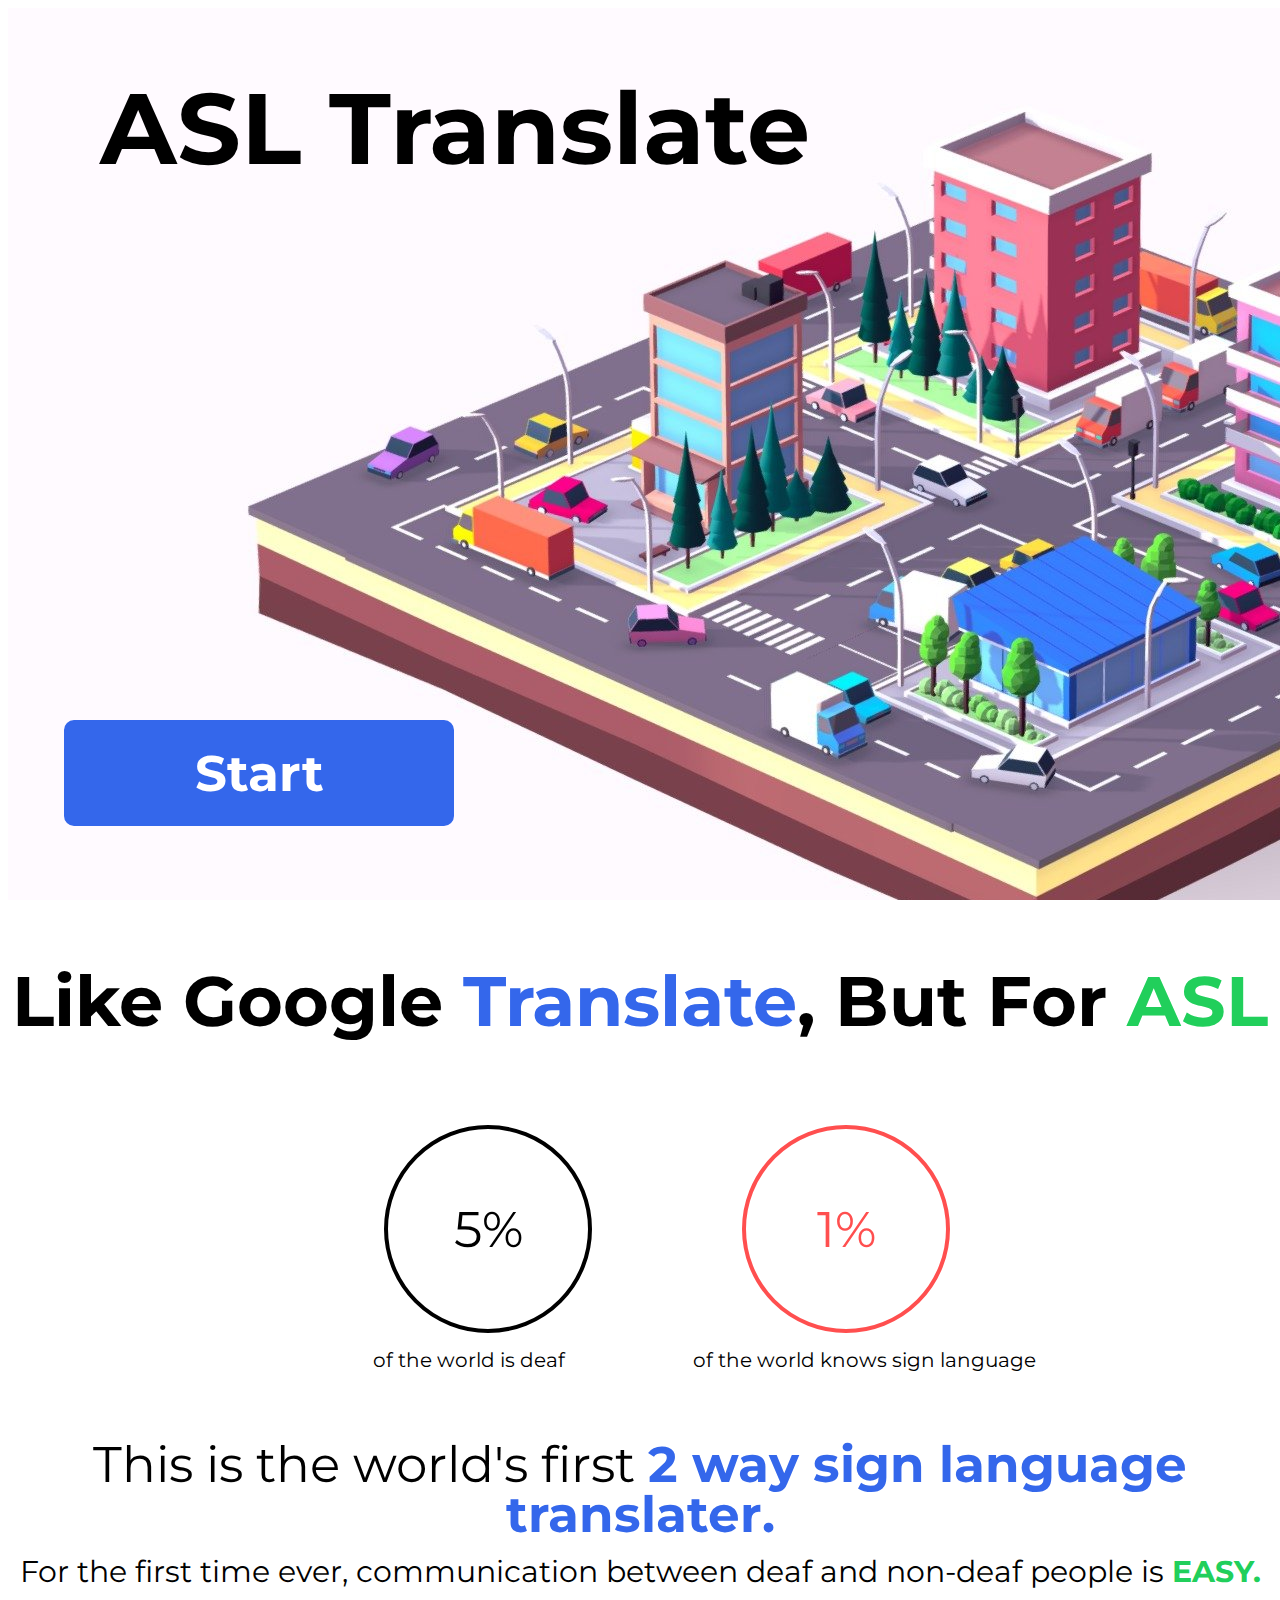
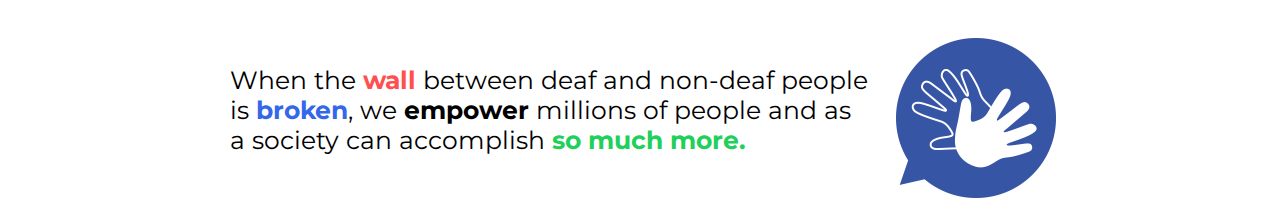
<file: index.html>
<!DOCTYPE html>
<html>
    <head>
        <title>ASL Translate</title>
        <link rel="stylesheet" href="stylereal.css">
        <link rel="preconnect" href="https://fonts.googleapis.com">
<link rel="preconnect" href="https://fonts.gstatic.com" crossorigin>
<link href="https://fonts.googleapis.com/css2?family=Montserrat&display=swap" rel="stylesheet">
    </head>
    <body>
        <img src="background.jpeg" width="1920px" height="1080px">
        <h1 id="Title">ASL Translate</h1>
        <a href="translateoptions.html" id="Start"><b>Start</b></a>
        <div id="Background"></div>
        
        <h2 id="Pitch">Like Google <span class="blue">Translate</span>, But For <span class="gold">ASL</span></h2>
        
        <div id="Circle1">5%</div>
        <div id="Stat1">of the world is deaf</div>
        
        <div id="SC2">
        <div id="Circle2">1%</div>
        <div id="Stat2">of the world knows sign language</div>
        </div>
        <div id="SubPitch">This is the world's first <span class="blue"><b>2 way sign language translater.</b></span></div>
        <div id="SubSubPitch">For the first time ever, communication between deaf and non-deaf people is <span class="gold"><b>EASY.</b></span></div>
        <div id="PitchPitch">When the <span class="red"><b>wall</b></span> between deaf and non-deaf people is <span class="blue"><b>broken</b></span>, we <b>empower</b> millions of people and as a society can accomplish <span class="gold"><b>so much more.</b></span></div>
        <img id="Image" src="logo.png">
        
       

    </body>
    <script src="script.js"></script>
</html>
</file>
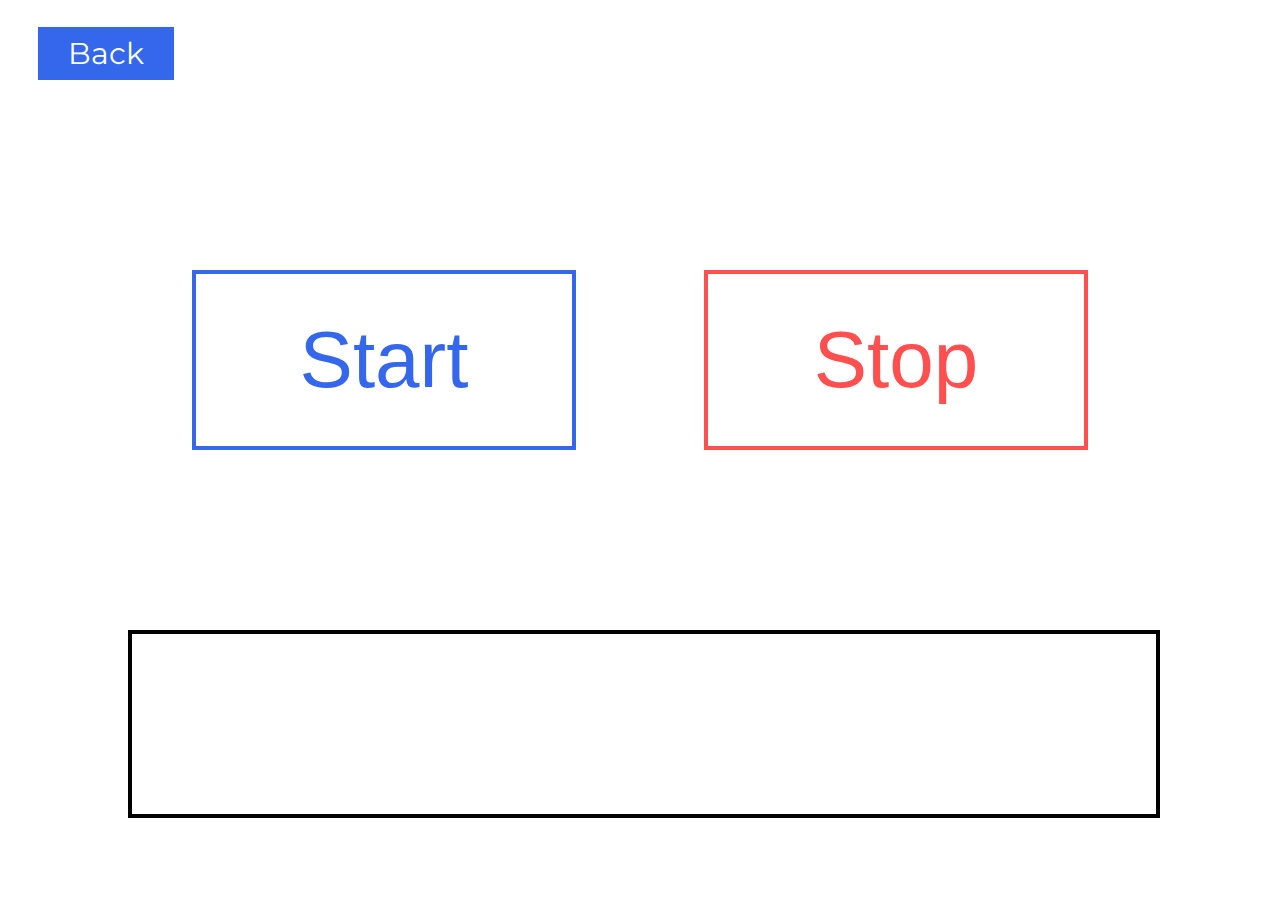
<file: translate1.html>
<!DOCTYPE html>
<html>
    <head>
        <title>Translate Speech to Sign</title>
        <link rel="stylesheet" href="stylereal.css">
        <link rel="preconnect" href="https://fonts.googleapis.com">
<link rel="preconnect" href="https://fonts.gstatic.com" crossorigin>
<link href="https://fonts.googleapis.com/css2?family=Montserrat&display=swap" rel="stylesheet">
    </head>
    <body>

        
      <a id="Back2" href="translateoptions.html">Back</a>
          <button id="start">Start</button>
          <button id="stop">Stop</button>
          <h1 id="status">Listening...</h1>
          <div id="final"></div>
          
        
      
       

    </body>
    <script src="speechRecognition.js"></script>
</html>
</file>
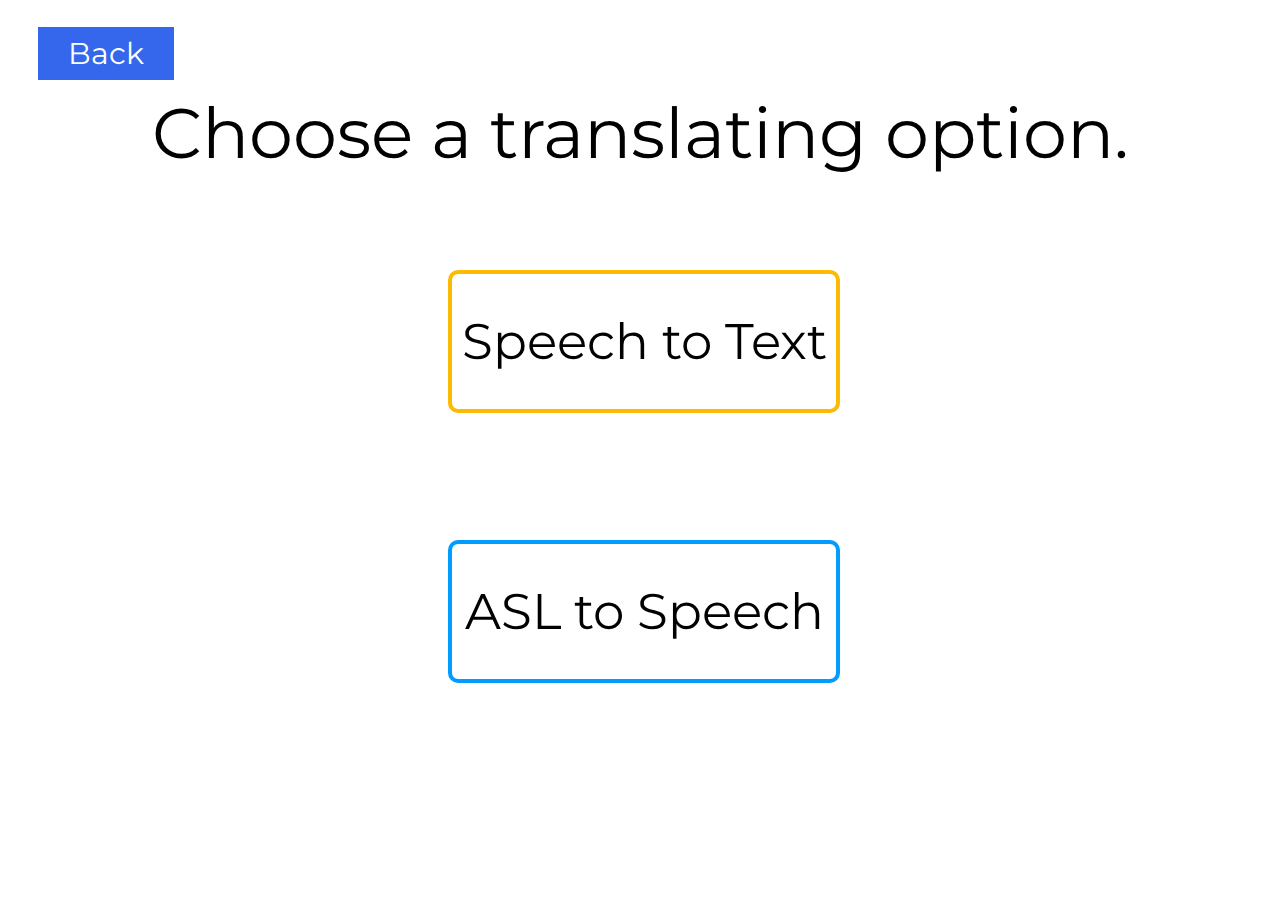
<file: translateoptions.html>
<!DOCTYPE html>
<html>
    <head>
        <title>ASL Translate</title>
        <link rel="stylesheet" href="stylereal.css">
        <link rel="preconnect" href="https://fonts.googleapis.com">
<link rel="preconnect" href="https://fonts.gstatic.com" crossorigin>
<link href="https://fonts.googleapis.com/css2?family=Montserrat&display=swap" rel="stylesheet">
    </head>
    <body>
        <a id="Back2" href="index.html">Back</a>
        <div id="Instructions">Choose a translating option.</div>
        <a href="translate1.html" id="Translate1">Speech to Text</a>
        <a href="translate2.html" id="Translate2">ASL to Speech</a>
        
       

    </body>
    <script src="script.js"></script>
</html>
</file>
<file: stylereal.css>
body{
    font-family: 'Montserrat', sans-serif;
}

#Title{
    position:absolute;
    left:1200px;
    top:0%;
    font-size:100px;
    width:50%;
    animation-name:titleSlide;
    animation-duration:3s;
    animation-fill-mode:forwards;
}

#Pitch{
    font-size:70px;
    position:absolute;
    left:0%;
    top:100%;
    width:100%;
    text-align:center;
}
#SubPitch{
    width:100%;
    position:absolute;
    top:160%;
    left:0%;
    line-height:50px;
    text-align:center;
    font-size:50px;
}
#SubSubPitch{
    width:100%;
    position:absolute;
    top:168%;
    left:0%;
    line-height:30px;
    text-align:center;
    font-size:30px;
}

#Start{
    position:absolute;
    width:384px;
    height:100px;
    top:80%;
    left:5%;
    background-color:rgb(52, 103, 235);
    border:none;
    color:white;
    font-size:50px;
    border-radius:10px;
    border:3px solid rgb(52, 103, 235);
    transition:0.3s all;
    text-align:center;
    display:flex;
    justify-content:center;
    align-items:center;
    text-decoration:none;
    
}

#Start:hover{
    background-color:white;
    border:3px solid rgb(52, 103, 235);
    color:rgb(52, 103, 235);
}
#Background{
    background-color:white;
    width:100%;
    height:100%;
    position:absolute;
    top:100%;
}

#Circle1{
    position:absolute;
    left:30%;
    top:125%;
    border:4px solid black;
    text-align:center;
    display:flex;
    justify-content:center;
    align-items:center;
    border-radius:50%;
    width:200px;
    height:200px;
    font-size:50px;
    color:black;
}
#Stat1{
    position:absolute;
    left:25%;
    top:140%;
    
    text-align:center;
    display:flex;
    justify-content:center;
    align-items:center;
    
    width:200px;
    height:200px;
    font-size:25px;
    width:400px;
}
#Circle2{
    position:absolute;
    left:58%;
    top:125%;
    border:4px solid rgb(255, 79, 79);
    text-align:center;
    display:flex;
    justify-content:center;
    align-items:center;
    border-radius:50%;
    width:200px;
    height:200px;
    font-size:50px;
    color:rgb(255, 79, 79);
}
#Stat2{
    position:absolute;
    left:50%;
    top:140%;
    
    text-align:center;
    display:flex;
    justify-content:center;
    align-items:center;
    
    width:200px;
    height:200px;
    font-size:25px;
    width:500px;
}
#Image{
    position:absolute;
    top:182%;
    width:160px;
    height:160px;
    left:70%;
}
#PitchPitch{
    width:50%;
    position:absolute;
    top:185%;
    left:18%;
    font-size:25px;
}
.blue{
    color:rgb(52, 103, 235);
}
.gold{
    color:rgb(33, 207, 91);
}
.orange{
    color:rgb(255, 188, 33);
}
.red{
    color:rgb(255, 79, 79);
}
#Instructions{
    width:100%;
    font-size:70px;
    text-align:center;
    position:absolute;
    left:0%;
    top:10%;
}
#Translate1{
    text-decoration:none;
    position:absolute;
    width:30%;
    height:15%;
    border-radius:10px;
    border:4px solid rgb(252, 186, 3);
    display:flex;
    justify-content:center;
    align-items:center;
    font-size:50px;
    color:black;
    top:30%;
    left:35%;
    transition:0.2s all;
}
#Translate1:hover{
    background-color:rgb(252, 186, 3);
    color:white;
}
#Translate2{
    text-decoration:none;
    position:absolute;
    width:30%;
    height:15%;
    border-radius:10px;
    border:4px solid rgb(0, 157, 255);
    display:flex;
    justify-content:center;
    align-items:center;
    font-size:50px;
    color:black;
    top:60%;
    left:35%;
    transition:0.2s all;
}
#Translate2:hover{
    background-color:rgb(0, 157, 255);
    color:white;
}
#Waiting{
    width:100%;
    height: 100%;
    position:absolute;
    left:0%;
    top:0%;
    display:flex;
    justify-content:center;
    align-items:center;
    font-size:60px;
    background-color:black;
    color:white;
}
#canvas{
    width:500px;
    height:500px;
}

#videoContainer{
    width:640px;
    height:520px;
    position:absolute;
    left:700px;
    top:10%;
}
#Back{
    background-color:rgb(52, 103, 235);
    text-decoration:none;
    color:white;
    width:30%;
    height:15%;
    display:flex;
    justify-content:center;
    align-items:center;
    position:absolute;
    left:35%;
    top:70%;
    font-size:50px;
    border:4px solid rgb(52, 103, 235);
    transition:0.3s all;

}
#Back:hover{
    background-color:white;
    
    color:rgb(52, 103, 235);
}
#Back2{
    background-color:rgb(52, 103, 235);
    text-decoration:none;
    color:white;
    width:10%;
    height:5%;
    display:flex;
    justify-content:center;
    align-items:center;
    position:absolute;
    left:3%;
    top:3%;
    font-size:30px;
    border:4px solid rgb(52, 103, 235);
    transition:0.3s all;

}
#Back2:hover{
    background-color:white;
    
    color:rgb(52, 103, 235);
}
#stop{
    border:4px solid rgb(255, 79, 79);
    background-color:white;
    color:rgb(255, 79, 79);
    position:absolute;
    width:30%;
    height:20%;
    font-size:80px;
    top:30%;
    left:55%;
    transition:0.2s all;

}
#start{
    border:4px solid rgb(52, 103, 235);
    background-color:white;
    color:rgb(52, 103, 235);
    position:absolute;
    width:30%;
    height:20%;
    font-size:80px;
    top:30%;
    left:15%;
    transition:0.2s all;

}
#start:hover{
    background-color:rgb(52, 103, 235);
    color:white;
}
#stop:hover{
    background-color:rgb(255, 79, 79);
    color:white;
}
#status{
    opacity:0;
    position:absolute;
    width:100%;
    text-align:center;
    font-size:50px;
    top:50%;
}
@media (max-width:1900px){
    #Title{
        position:absolute;
        left:100px;
        top:0%;
        font-size:100px;
        width:100%;
        animation-name:titleSlide;
        animation-duration:3s;
        animation-fill-mode:forwards;
    }
}
@media (max-width:1350px){
    #SubSubPitch{
        width:100%;
        position:absolute;
        top:173%;
        left:0%;
        line-height:30px;
        text-align:center;
        font-size:30px;
    }
}
@media(max-width:1300px){
    #Stat1{
        position:absolute;
        left:21%;
        top:140%;
        
        text-align:center;
        display:flex;
        justify-content:center;
        align-items:center;
        
        width:200px;
        height:200px;
        font-size:20px;
        width:400px;
    }
    #Stat2{
        position:absolute;
        left:48%;
        top:140%;
        
        text-align:center;
        display:flex;
        justify-content:center;
        align-items:center;
        
        width:200px;
        height:200px;
        font-size:20px;
        width:500px;
    }
}
@media(max-width:1200px){
    #Translate1{
        text-decoration:none;
        position:absolute;
        width:30%;
        height:15%;
        border-radius:10px;
        border:4px solid rgb(252, 186, 3);
        display:flex;
        justify-content:center;
        align-items:center;
        font-size:40px;
        color:black;
        top:30%;
        left:35%;
        transition:0.2s all;
    }
    #Translate2{
        text-decoration:none;
        position:absolute;
        width:30%;
        height:15%;
        border-radius:10px;
        border:4px solid rgb(0, 157, 255);
        display:flex;
        justify-content:center;
        align-items:center;
        font-size:40px;
        color:black;
        top:60%;
        left:35%;
        transition:0.2s all;
    }
}
#final{
    width:80%;
    position:absolute;
    height:20%;
    font-size:30px;
    left:10%;
    top:70%;
    border:4px solid black;
    text-align:center;
    line-height:50px;
}
</file>
